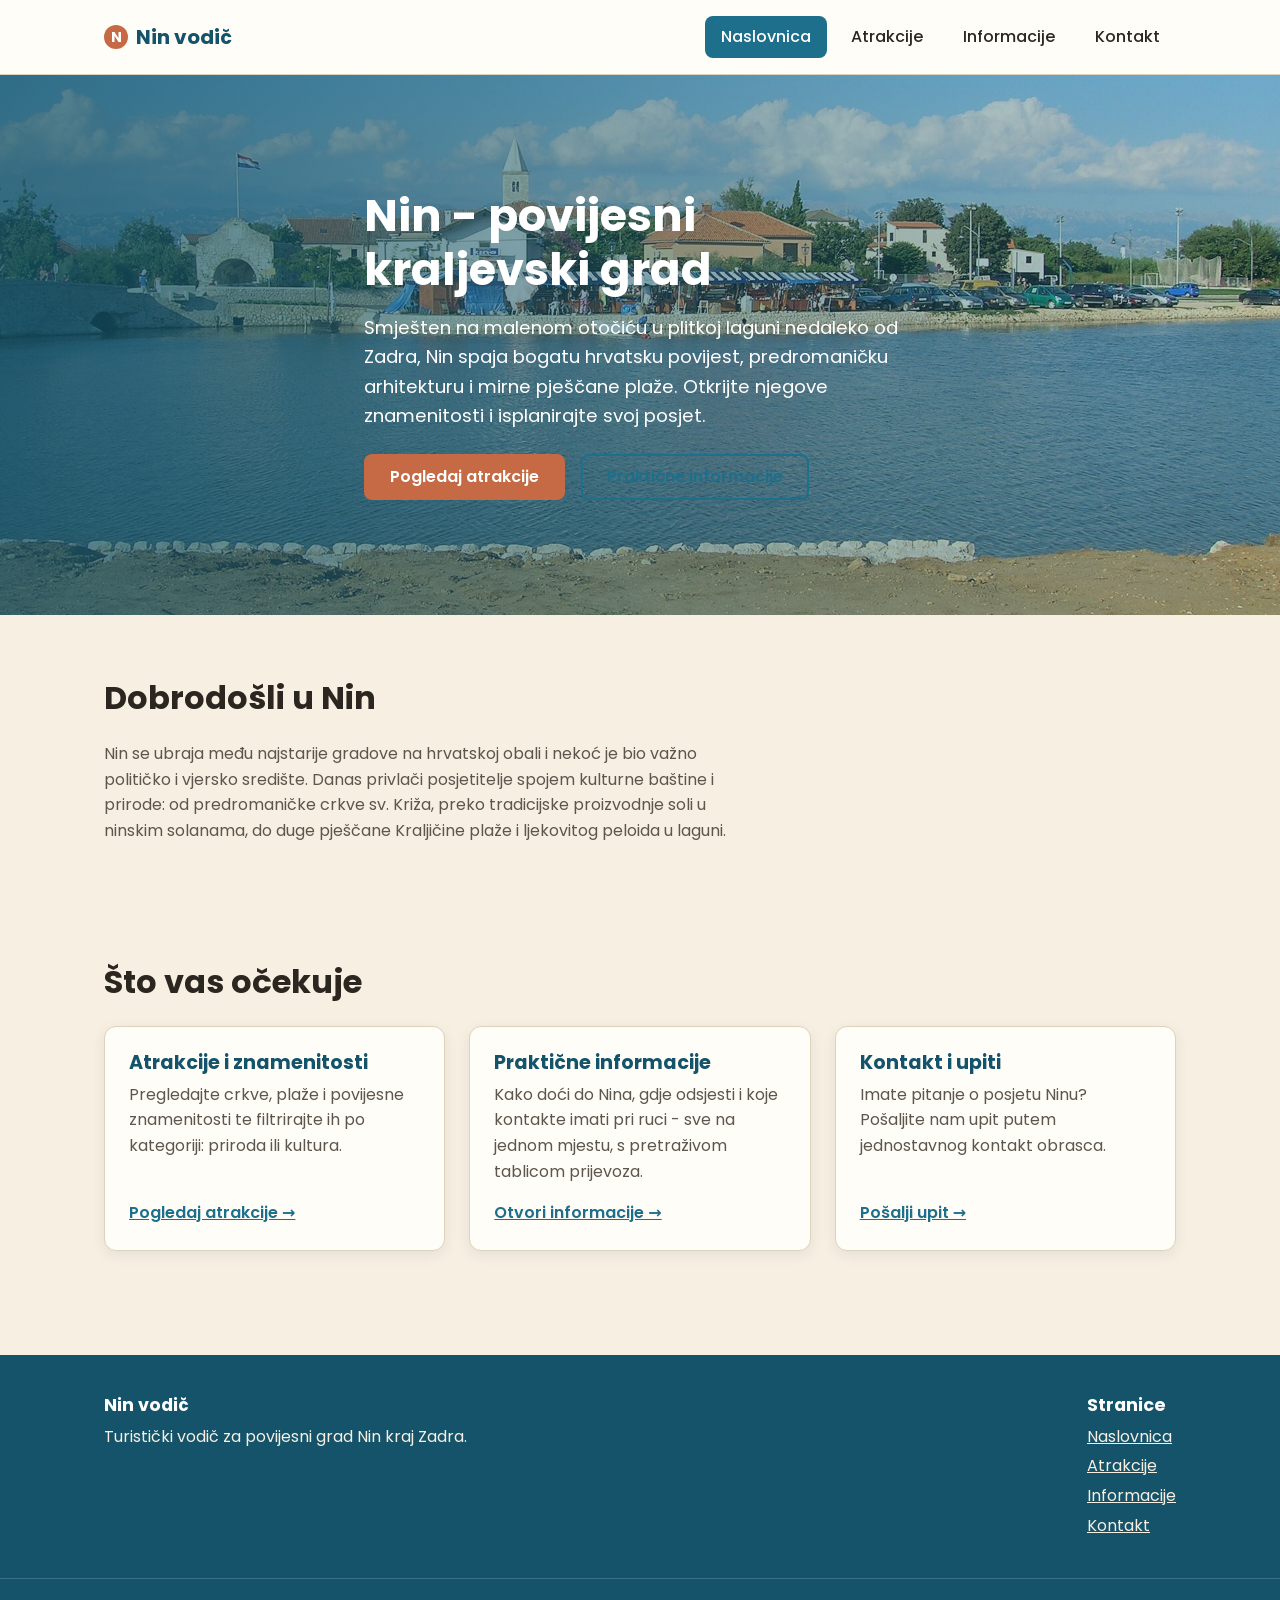
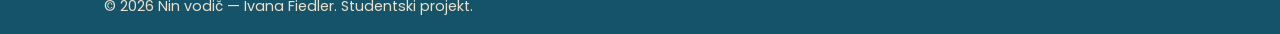
<file: index.html>
<!DOCTYPE html>
<html lang="hr">
<head>
  <meta charset="UTF-8">
  <meta name="viewport" content="width=device-width, initial-scale=1.0">

  <title>Nin - turistički vodič | Naslovnica</title>
  <meta name="description" content="Otkrijte Nin, povijesni kraljevski grad kraj Zadra: predromaničke crkve, solane, pješčane plaže i ljekoviti peloid. Vaš vodič kroz atrakcije i praktične informacije.">

  <meta property="og:title" content="Nin - turistički vodič | Naslovnica">
  <meta property="og:description" content="Otkrijte Nin, povijesni kraljevski grad kraj Zadra: crkve, solane, plaže i ljekoviti peloid.">
  <meta property="og:type" content="website">
  <meta property="og:url" content="https://nin-vodic.netlify.app/index.html">
  <meta property="og:image" content="img/hero-nin.jpg">
  <meta property="og:locale" content="hr_HR">

  <link rel="preconnect" href="https://fonts.googleapis.com">
  <link rel="preconnect" href="https://fonts.gstatic.com" crossorigin>
  <link rel="stylesheet" href="https://fonts.googleapis.com/css2?family=Poppins:wght@400;500;600;700&display=swap">
  <link rel="stylesheet" href="css/style.css">

  <script async src="https://www.googletagmanager.com/gtag/js?id=G-JX7JJX0V6J"></script>
  <script>
    window.dataLayer = window.dataLayer || [];
    function gtag(){dataLayer.push(arguments);}
    gtag('js', new Date());
    gtag('config', 'G-JX7JJX0V6J');
  </script>

  <script src="js/main.js" defer></script>
</head>
<body>
  <a class="preskoci-link" href="#glavni-sadrzaj">Preskoči na sadržaj</a>

  <header class="zaglavlje">
    <div class="sadrzaj zaglavlje__sadrzaj">
      <a class="logo" href="index.html">
        <span class="logo__znak" aria-hidden="true">N</span>
        Nin vodič
      </a>
      <button class="nav-prekidac" type="button" aria-expanded="false" aria-controls="glavna-navigacija">
        Izbornik
      </button>
      <nav class="glavna-navigacija" id="glavna-navigacija" aria-label="Glavna navigacija">
        <ul>
          <li><a href="index.html" class="active" aria-current="page">Naslovnica</a></li>
          <li><a href="atrakcije.html">Atrakcije</a></li>
          <li><a href="info.html">Informacije</a></li>
          <li><a href="kontakt.html">Kontakt</a></li>
        </ul>
      </nav>
    </div>
  </header>

  <main id="glavni-sadrzaj">
    <section class="hero" aria-labelledby="hero-naslov">
      <div class="sadrzaj hero__sadrzaj">
        <h1 id="hero-naslov">Nin - povijesni kraljevski grad</h1>
        <p>
          Smješten na malenom otočiću u plitkoj laguni nedaleko od Zadra, Nin
          spaja bogatu hrvatsku povijest, predromaničku arhitekturu i mirne
          pješčane plaže. Otkrijte njegove znamenitosti i isplanirajte svoj posjet.
        </p>
        <div class="hero__cta">
          <a class="gumb gumb--primarni" href="atrakcije.html">Pogledaj atrakcije</a>
          <a class="gumb gumb--sekundarni" href="info.html">Praktične informacije</a>
        </div>
      </div>
    </section>

    <section class="sekcija">
      <div class="sadrzaj">
        <h2 class="sekcija__naslov">Dobrodošli u Nin</h2>
        <p class="uvodni-tekst">
          Nin se ubraja među najstarije gradove na hrvatskoj obali i nekoć je
          bio važno političko i vjersko središte. Danas privlači posjetitelje
          spojem kulturne baštine i prirode: od predromaničke crkve sv. Križa,
          preko tradicijske proizvodnje soli u ninskim solanama, do duge
          pješčane Kraljičine plaže i ljekovitog peloida u laguni.
        </p>
      </div>
    </section>

    <section class="sekcija sekcija--usko" aria-labelledby="teaseri-naslov">
      <div class="sadrzaj">
        <h2 id="teaseri-naslov" class="sekcija__naslov">Što vas očekuje</h2>
        <div class="teaseri">
          <article class="teaser">
            <h3>Atrakcije i znamenitosti</h3>
            <p>
              Pregledajte crkve, plaže i povijesne znamenitosti te filtrirajte ih
              po kategoriji: priroda ili kultura.
            </p>
            <a href="atrakcije.html">Pogledaj atrakcije &rarr;</a>
          </article>

          <article class="teaser">
            <h3>Praktične informacije</h3>
            <p>
              Kako doći do Nina, gdje odsjesti i koje kontakte imati pri ruci -
              sve na jednom mjestu, s pretraživom tablicom prijevoza.
            </p>
            <a href="info.html">Otvori informacije &rarr;</a>
          </article>

          <article class="teaser">
            <h3>Kontakt i upiti</h3>
            <p>
              Imate pitanje o posjetu Ninu? Pošaljite nam upit putem
              jednostavnog kontakt obrasca.
            </p>
            <a href="kontakt.html">Pošalji upit &rarr;</a>
          </article>
        </div>
      </div>
    </section>
  </main>

  <footer class="podnozje">
    <div class="sadrzaj podnozje__sadrzaj">
      <div>
        <h3>Nin vodič</h3>
        <p>Turistički vodič za povijesni grad Nin kraj Zadra.</p>
      </div>
      <nav aria-label="Podnožje navigacija">
        <h3>Stranice</h3>
        <ul>
          <li><a href="index.html">Naslovnica</a></li>
          <li><a href="atrakcije.html">Atrakcije</a></li>
          <li><a href="info.html">Informacije</a></li>
          <li><a href="kontakt.html">Kontakt</a></li>
        </ul>
      </nav>
    </div>
    <div class="podnozje__copy">
      <div class="sadrzaj">
        &copy; <span data-godina>2026</span> Nin vodič — Ivana Fiedler. Studentski projekt.
      </div>
    </div>
  </footer>
</body>
</html>
</file>
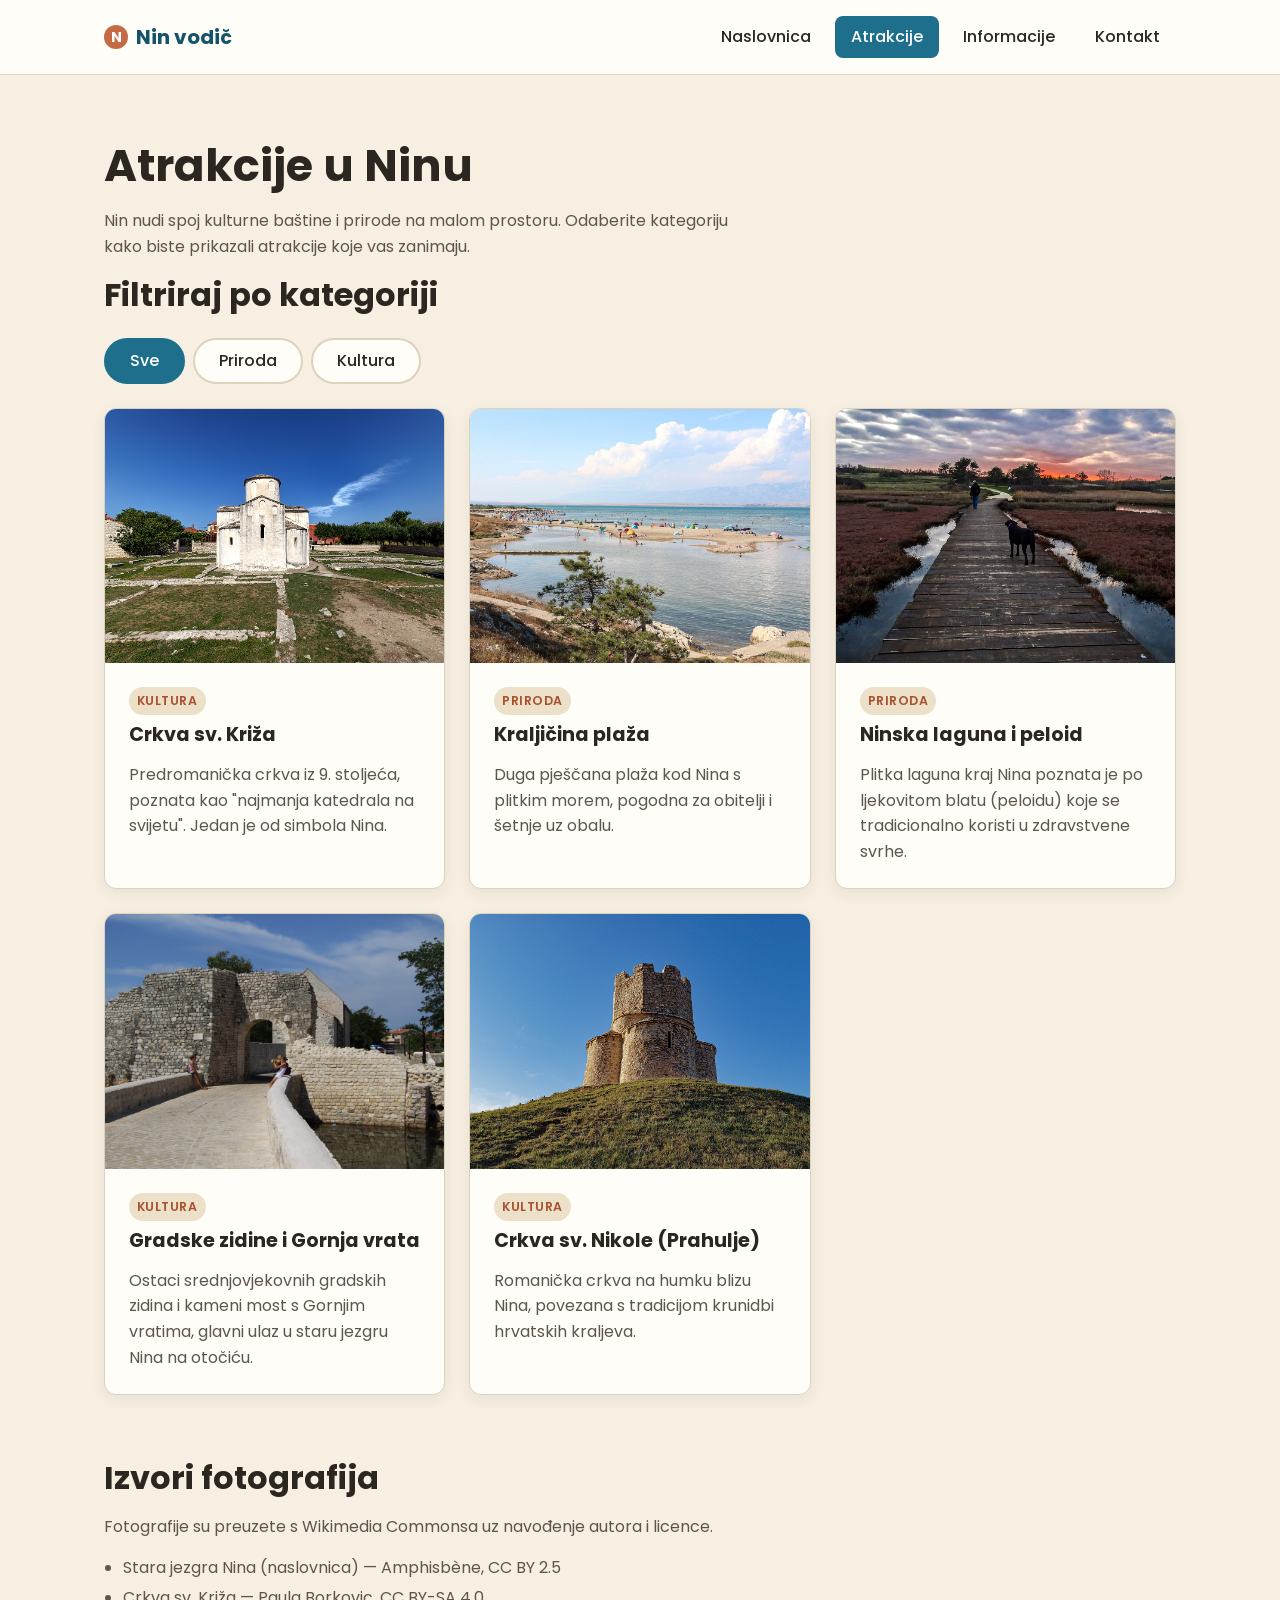
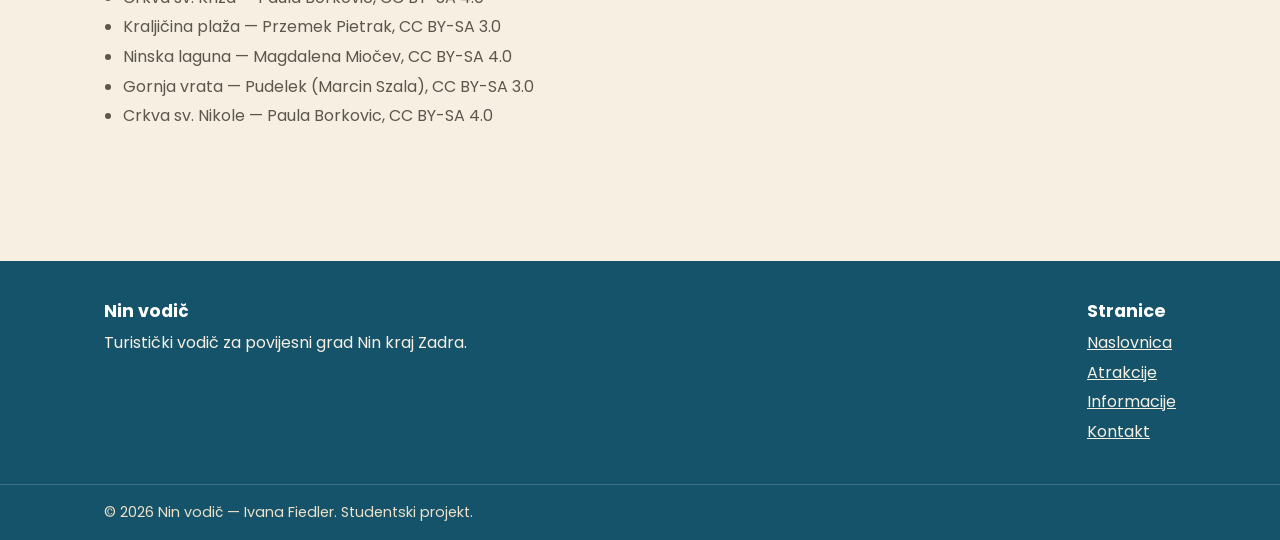
<file: atrakcije.html>
<!DOCTYPE html>
<html lang="hr">
<head>
  <meta charset="UTF-8">
  <meta name="viewport" content="width=device-width, initial-scale=1.0">

  <title>Atrakcije u Ninu | Nin - turistički vodič</title>
  <meta name="description" content="Pregled atrakcija u Ninu: crkva sv. Križa, Kraljičina plaža, Ninska laguna, crkva sv. Nikole i gradske zidine. Filtrirajte po kategoriji priroda i kultura.">

  <meta property="og:title" content="Atrakcije u Ninu | Nin - turistički vodič">
  <meta property="og:description" content="Crkve, plaže i povijesne znamenitosti Nina. Filtrirajte atrakcije po kategoriji: priroda i kultura.">
  <meta property="og:type" content="website">
  <meta property="og:url" content="https://nin-vodic.netlify.app/atrakcije.html">
  <meta property="og:image" content="img/crkva-sv-kriza.jpg">
  <meta property="og:locale" content="hr_HR">

  <link rel="preconnect" href="https://fonts.googleapis.com">
  <link rel="preconnect" href="https://fonts.gstatic.com" crossorigin>
  <link rel="stylesheet" href="https://fonts.googleapis.com/css2?family=Poppins:wght@400;500;600;700&display=swap">
  <link rel="stylesheet" href="css/style.css">

  <script async src="https://www.googletagmanager.com/gtag/js?id=G-JX7JJX0V6J"></script>
  <script>
    window.dataLayer = window.dataLayer || [];
    function gtag(){dataLayer.push(arguments);}
    gtag('js', new Date());
    gtag('config', 'G-JX7JJX0V6J');
  </script>

  <script src="js/main.js" defer></script>
</head>
<body>
  <a class="preskoci-link" href="#glavni-sadrzaj">Preskoči na sadržaj</a>

  <header class="zaglavlje">
    <div class="sadrzaj zaglavlje__sadrzaj">
      <a class="logo" href="index.html">
        <span class="logo__znak" aria-hidden="true">N</span>
        Nin vodič
      </a>
      <button class="nav-prekidac" type="button" aria-expanded="false" aria-controls="glavna-navigacija">
        Izbornik
      </button>
      <nav class="glavna-navigacija" id="glavna-navigacija" aria-label="Glavna navigacija">
        <ul>
          <li><a href="index.html">Naslovnica</a></li>
          <li><a href="atrakcije.html" class="active" aria-current="page">Atrakcije</a></li>
          <li><a href="info.html">Informacije</a></li>
          <li><a href="kontakt.html">Kontakt</a></li>
        </ul>
      </nav>
    </div>
  </header>

  <main id="glavni-sadrzaj">
    <section class="sekcija">
      <div class="sadrzaj">
        <h1>Atrakcije u Ninu</h1>
        <p class="uvodni-tekst">
          Nin nudi spoj kulturne baštine i prirode na malom prostoru. Odaberite
          kategoriju kako biste prikazali atrakcije koje vas zanimaju.
        </p>

        <h2 class="sekcija__naslov">Filtriraj po kategoriji</h2>
        <div class="filteri" data-filteri-atrakcije role="group" aria-label="Filtriranje atrakcija po kategoriji">
          <button type="button" class="filter-gumb" data-filter="sve" aria-pressed="true">Sve</button>
          <button type="button" class="filter-gumb" data-filter="priroda" aria-pressed="false">Priroda</button>
          <button type="button" class="filter-gumb" data-filter="kultura" aria-pressed="false">Kultura</button>
        </div>

        <p class="nema-rezultata" data-nema-rezultata hidden>
          Nema atrakcija u odabranoj kategoriji.
        </p>

        <div class="kartice">
          <article class="kartica" data-kategorija="kultura">
            <img class="kartica__slika" src="img/crkva-sv-kriza.jpg" alt="Predromanička crkva svetog Križa bijele boje u Ninu s okolnim arheološkim ostacima" width="800" height="600">
            <div class="kartica__tijelo">
              <span class="kartica__oznaka">Kultura</span>
              <h3>Crkva sv. Križa</h3>
              <p class="kartica__opis">
                Predromanička crkva iz 9. stoljeća, poznata kao "najmanja
                katedrala na svijetu". Jedan je od simbola Nina.
              </p>
            </div>
          </article>

          <article class="kartica" data-kategorija="priroda">
            <img class="kartica__slika" src="img/kraljicina-plaza.jpg" alt="Pješčana Kraljičina plaža kod Nina s plitkim morem i planinom Velebit u pozadini" width="800" height="600">
            <div class="kartica__tijelo">
              <span class="kartica__oznaka">Priroda</span>
              <h3>Kraljičina plaža</h3>
              <p class="kartica__opis">
                Duga pješčana plaža kod Nina s plitkim morem, pogodna za obitelji
                i šetnje uz obalu.
              </p>
            </div>
          </article>

          <article class="kartica" data-kategorija="priroda">
            <img class="kartica__slika" src="img/peloid.jpg" alt="Drvena staza kroz Ninsku lagunu, područje iz kojeg dolazi ljekoviti peloid" width="800" height="600">
            <div class="kartica__tijelo">
              <span class="kartica__oznaka">Priroda</span>
              <h3>Ninska laguna i peloid</h3>
              <p class="kartica__opis">
                Plitka laguna kraj Nina poznata je po ljekovitom blatu (peloidu)
                koje se tradicionalno koristi u zdravstvene svrhe.
              </p>
            </div>
          </article>

          <article class="kartica" data-kategorija="kultura">
            <img class="kartica__slika" src="img/gornja-vrata.jpg" alt="Kameni most i Gornja vrata, ulaz u staru jezgru Nina" width="800" height="600">
            <div class="kartica__tijelo">
              <span class="kartica__oznaka">Kultura</span>
              <h3>Gradske zidine i Gornja vrata</h3>
              <p class="kartica__opis">
                Ostaci srednjovjekovnih gradskih zidina i kameni most s Gornjim
                vratima, glavni ulaz u staru jezgru Nina na otočiću.
              </p>
            </div>
          </article>

          <article class="kartica" data-kategorija="kultura">
            <img class="kartica__slika" src="img/crkva-sv-nikole.jpg" alt="Romanička crkva svetog Nikole na zelenom humku u Prahuljama kraj Nina" width="800" height="600">
            <div class="kartica__tijelo">
              <span class="kartica__oznaka">Kultura</span>
              <h3>Crkva sv. Nikole (Prahulje)</h3>
              <p class="kartica__opis">
                Romanička crkva na humku blizu Nina, povezana s tradicijom
                krunidbi hrvatskih kraljeva.
              </p>
            </div>
          </article>
        </div>

        <div class="izvori-foto">
          <h2>Izvori fotografija</h2>
          <p class="uvodni-tekst">
            Fotografije su preuzete s Wikimedia Commonsa uz navođenje autora i licence.
          </p>
          <ul>
            <li>Stara jezgra Nina (naslovnica) — Amphisbène, CC BY 2.5</li>
            <li>Crkva sv. Križa — Paula Borkovic, CC BY-SA 4.0</li>
            <li>Kraljičina plaža — Przemek Pietrak, CC BY-SA 3.0</li>
            <li>Ninska laguna — Magdalena Miočev, CC BY-SA 4.0</li>
            <li>Gornja vrata — Pudelek (Marcin Szala), CC BY-SA 3.0</li>
            <li>Crkva sv. Nikole — Paula Borkovic, CC BY-SA 4.0</li>
          </ul>
        </div>
      </div>
    </section>
  </main>

  <footer class="podnozje">
    <div class="sadrzaj podnozje__sadrzaj">
      <div>
        <h3>Nin vodič</h3>
        <p>Turistički vodič za povijesni grad Nin kraj Zadra.</p>
      </div>
      <nav aria-label="Podnožje navigacija">
        <h3>Stranice</h3>
        <ul>
          <li><a href="index.html">Naslovnica</a></li>
          <li><a href="atrakcije.html">Atrakcije</a></li>
          <li><a href="info.html">Informacije</a></li>
          <li><a href="kontakt.html">Kontakt</a></li>
        </ul>
      </nav>
    </div>
    <div class="podnozje__copy">
      <div class="sadrzaj">
        &copy; <span data-godina>2026</span> Nin vodič — Ivana Fiedler. Studentski projekt.
      </div>
    </div>
  </footer>
</body>
</html>
</file>
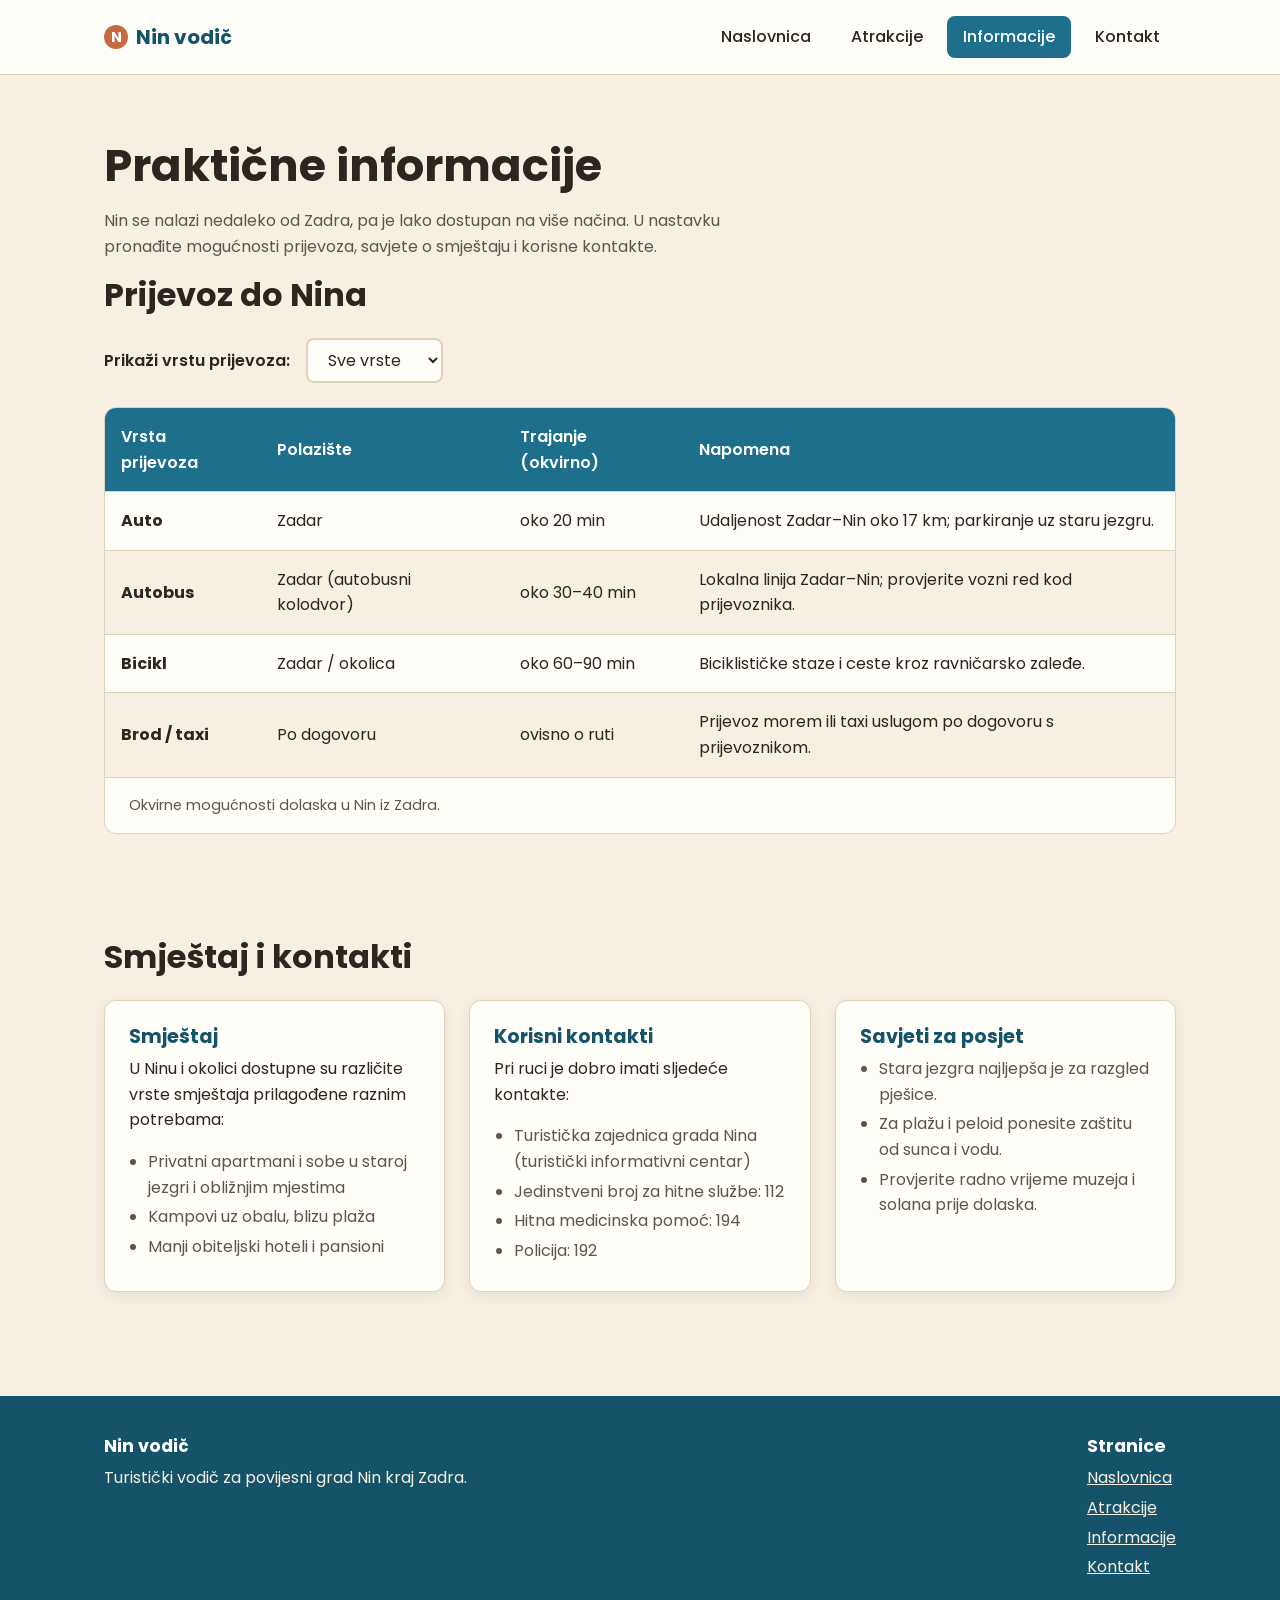
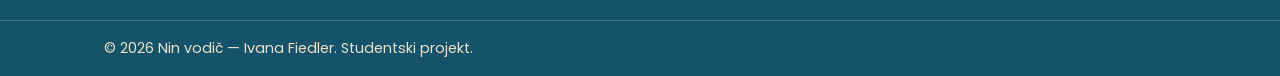
<file: info.html>
<!DOCTYPE html>
<html lang="hr">
<head>
  <meta charset="UTF-8">
  <meta name="viewport" content="width=device-width, initial-scale=1.0">

  <title>Praktične informacije | Nin - turistički vodič</title>
  <meta name="description" content="Praktične informacije za posjet Ninu: mogućnosti prijevoza iz Zadra (auto, autobus, bicikl, brod), savjeti o smještaju i korisni kontakti za turiste.">

  <meta property="og:title" content="Praktične informacije | Nin - turistički vodič">
  <meta property="og:description" content="Kako doći do Nina, gdje odsjesti i koje kontakte imati pri ruci. Pretraživa tablica prijevoza.">
  <meta property="og:type" content="website">
  <meta property="og:url" content="https://nin-vodic.netlify.app/info.html">
  <meta property="og:image" content="img/hero-nin.jpg">
  <meta property="og:locale" content="hr_HR">

  <link rel="preconnect" href="https://fonts.googleapis.com">
  <link rel="preconnect" href="https://fonts.gstatic.com" crossorigin>
  <link rel="stylesheet" href="https://fonts.googleapis.com/css2?family=Poppins:wght@400;500;600;700&display=swap">
  <link rel="stylesheet" href="css/style.css">

  <script async src="https://www.googletagmanager.com/gtag/js?id=G-JX7JJX0V6J"></script>
  <script>
    window.dataLayer = window.dataLayer || [];
    function gtag(){dataLayer.push(arguments);}
    gtag('js', new Date());
    gtag('config', 'G-JX7JJX0V6J');
  </script>

  <script src="js/main.js" defer></script>
</head>
<body>
  <a class="preskoci-link" href="#glavni-sadrzaj">Preskoči na sadržaj</a>

  <header class="zaglavlje">
    <div class="sadrzaj zaglavlje__sadrzaj">
      <a class="logo" href="index.html">
        <span class="logo__znak" aria-hidden="true">N</span>
        Nin vodič
      </a>
      <button class="nav-prekidac" type="button" aria-expanded="false" aria-controls="glavna-navigacija">
        Izbornik
      </button>
      <nav class="glavna-navigacija" id="glavna-navigacija" aria-label="Glavna navigacija">
        <ul>
          <li><a href="index.html">Naslovnica</a></li>
          <li><a href="atrakcije.html">Atrakcije</a></li>
          <li><a href="info.html" class="active" aria-current="page">Informacije</a></li>
          <li><a href="kontakt.html">Kontakt</a></li>
        </ul>
      </nav>
    </div>
  </header>

  <main id="glavni-sadrzaj">
    <section class="sekcija">
      <div class="sadrzaj">
        <h1>Praktične informacije</h1>
        <p class="uvodni-tekst">
          Nin se nalazi nedaleko od Zadra, pa je lako dostupan na više načina.
          U nastavku pronađite mogućnosti prijevoza, savjete o smještaju i
          korisne kontakte.
        </p>

        <h2 class="sekcija__naslov">Prijevoz do Nina</h2>
        <div class="tablica-filter">
          <label for="filter-prijevoz">Prikaži vrstu prijevoza:</label>
          <select id="filter-prijevoz" data-filter-prijevoz>
            <option value="sve">Sve vrste</option>
            <option value="auto">Auto</option>
            <option value="autobus">Autobus</option>
            <option value="bicikl">Bicikl</option>
            <option value="brod">Brod / taxi</option>
          </select>
        </div>

        <div class="tablica-omot">
          <table class="tablica">
            <caption>Okvirne mogućnosti dolaska u Nin iz Zadra.</caption>
            <thead>
              <tr>
                <th scope="col">Vrsta prijevoza</th>
                <th scope="col">Polazište</th>
                <th scope="col">Trajanje (okvirno)</th>
                <th scope="col">Napomena</th>
              </tr>
            </thead>
            <tbody>
              <tr data-vrsta="auto">
                <th scope="row">Auto</th>
                <td>Zadar</td>
                <td>oko 20 min</td>
                <td>Udaljenost Zadar–Nin oko 17 km; parkiranje uz staru jezgru.</td>
              </tr>
              <tr data-vrsta="autobus">
                <th scope="row">Autobus</th>
                <td>Zadar (autobusni kolodvor)</td>
                <td>oko 30–40 min</td>
                <td>Lokalna linija Zadar–Nin; provjerite vozni red kod prijevoznika.</td>
              </tr>
              <tr data-vrsta="bicikl">
                <th scope="row">Bicikl</th>
                <td>Zadar / okolica</td>
                <td>oko 60–90 min</td>
                <td>Biciklističke staze i ceste kroz ravničarsko zaleđe.</td>
              </tr>
              <tr data-vrsta="brod">
                <th scope="row">Brod / taxi</th>
                <td>Po dogovoru</td>
                <td>ovisno o ruti</td>
                <td>Prijevoz morem ili taxi uslugom po dogovoru s prijevoznikom.</td>
              </tr>
            </tbody>
          </table>
        </div>
      </div>
    </section>

    <section class="sekcija sekcija--usko" aria-labelledby="info-naslov">
      <div class="sadrzaj">
        <h2 id="info-naslov" class="sekcija__naslov">Smještaj i kontakti</h2>
        <div class="info-mreza">
          <article class="info-kartica">
            <h3>Smještaj</h3>
            <p>
              U Ninu i okolici dostupne su različite vrste smještaja prilagođene
              raznim potrebama:
            </p>
            <ul>
              <li>Privatni apartmani i sobe u staroj jezgri i obližnjim mjestima</li>
              <li>Kampovi uz obalu, blizu plaža</li>
              <li>Manji obiteljski hoteli i pansioni</li>
            </ul>
          </article>

          <article class="info-kartica">
            <h3>Korisni kontakti</h3>
            <p>Pri ruci je dobro imati sljedeće kontakte:</p>
            <ul>
              <li>Turistička zajednica grada Nina (turistički informativni centar)</li>
              <li>Jedinstveni broj za hitne službe: 112</li>
              <li>Hitna medicinska pomoć: 194</li>
              <li>Policija: 192</li>
            </ul>
          </article>

          <article class="info-kartica">
            <h3>Savjeti za posjet</h3>
            <ul>
              <li>Stara jezgra najljepša je za razgled pješice.</li>
              <li>Za plažu i peloid ponesite zaštitu od sunca i vodu.</li>
              <li>Provjerite radno vrijeme muzeja i solana prije dolaska.</li>
            </ul>
          </article>
        </div>
      </div>
    </section>
  </main>

  <footer class="podnozje">
    <div class="sadrzaj podnozje__sadrzaj">
      <div>
        <h3>Nin vodič</h3>
        <p>Turistički vodič za povijesni grad Nin kraj Zadra.</p>
      </div>
      <nav aria-label="Podnožje navigacija">
        <h3>Stranice</h3>
        <ul>
          <li><a href="index.html">Naslovnica</a></li>
          <li><a href="atrakcije.html">Atrakcije</a></li>
          <li><a href="info.html">Informacije</a></li>
          <li><a href="kontakt.html">Kontakt</a></li>
        </ul>
      </nav>
    </div>
    <div class="podnozje__copy">
      <div class="sadrzaj">
        &copy; <span data-godina>2026</span> Nin vodič — Ivana Fiedler. Studentski projekt.
      </div>
    </div>
  </footer>
</body>
</html>
</file>
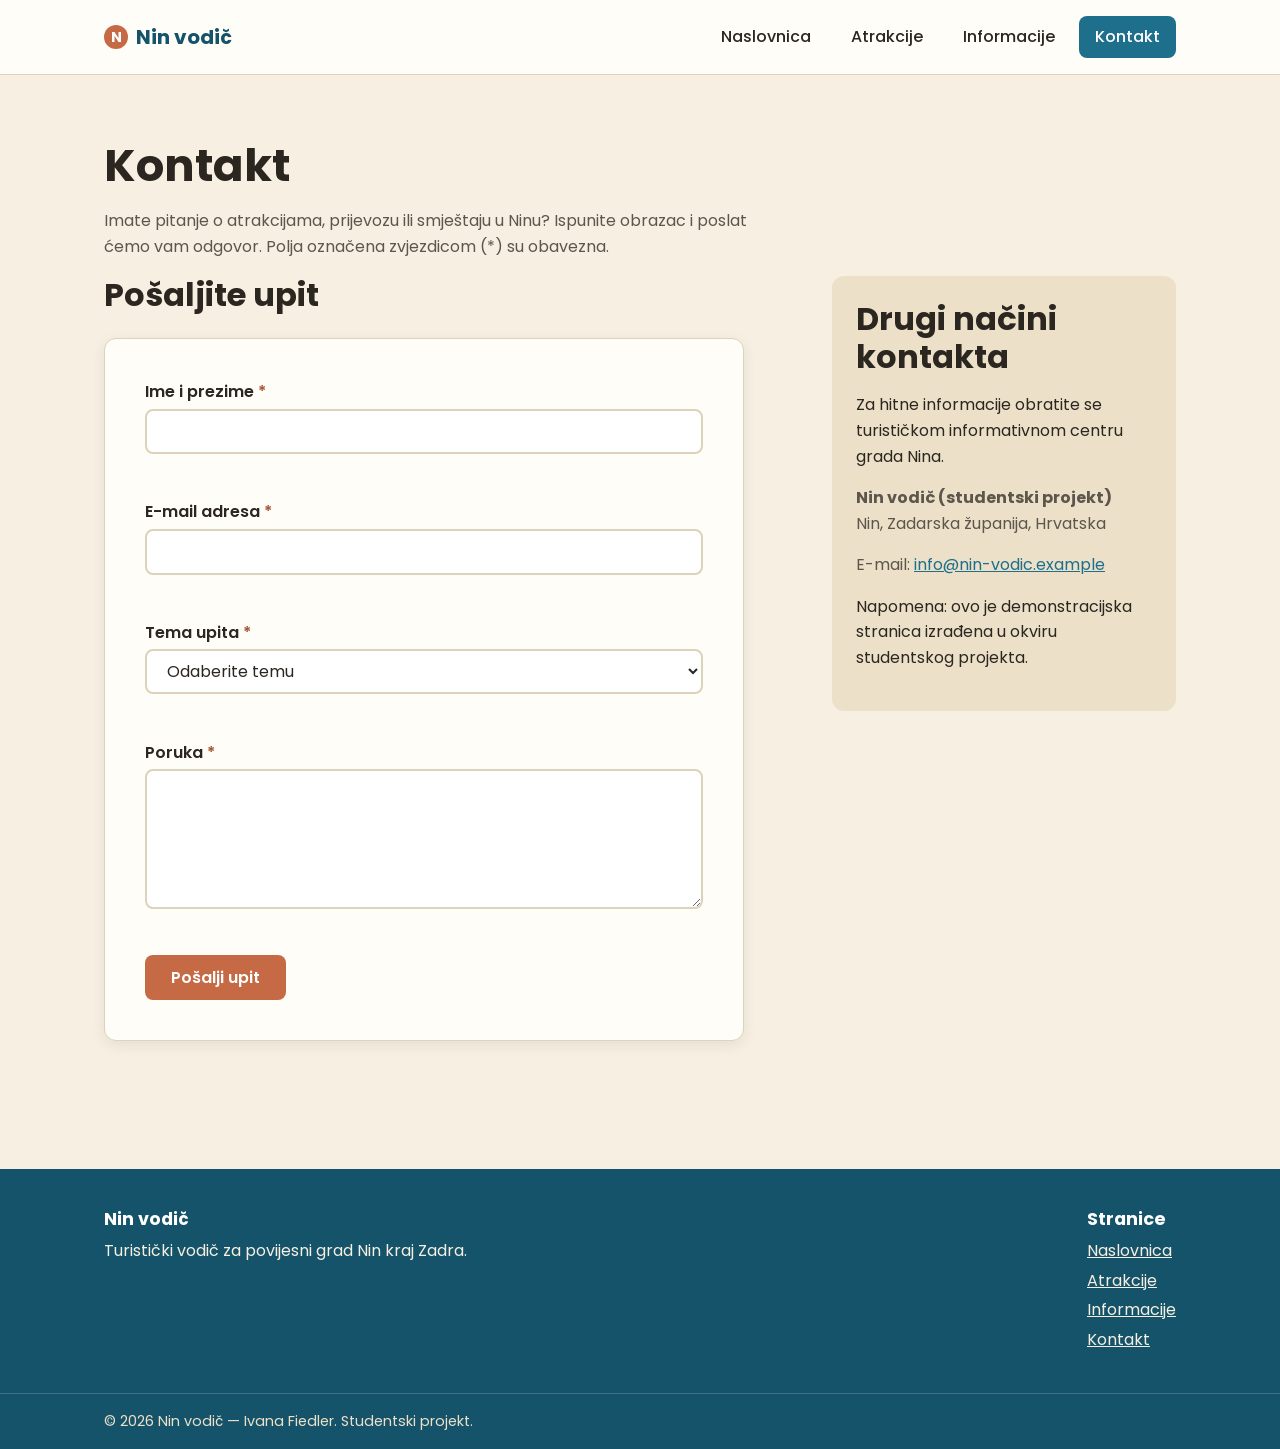
<file: kontakt.html>
<!DOCTYPE html>
<html lang="hr">
<head>
  <meta charset="UTF-8">
  <meta name="viewport" content="width=device-width, initial-scale=1.0">

  <title>Kontakt | Nin - turistički vodič</title>
  <meta name="description" content="Pošaljite upit o posjetu Ninu putem kontakt obrasca. Postavite pitanje o atrakcijama, prijevozu ili smještaju i javit ćemo vam se uskoro.">

  <meta property="og:title" content="Kontakt | Nin - turistički vodič">
  <meta property="og:description" content="Pošaljite nam upit o posjetu Ninu putem jednostavnog kontakt obrasca.">
  <meta property="og:type" content="website">
  <meta property="og:url" content="https://nin-vodic.netlify.app/kontakt.html">
  <meta property="og:image" content="img/hero-nin.jpg">
  <meta property="og:locale" content="hr_HR">

  <link rel="preconnect" href="https://fonts.googleapis.com">
  <link rel="preconnect" href="https://fonts.gstatic.com" crossorigin>
  <link rel="stylesheet" href="https://fonts.googleapis.com/css2?family=Poppins:wght@400;500;600;700&display=swap">
  <link rel="stylesheet" href="css/style.css">

  <script async src="https://www.googletagmanager.com/gtag/js?id=G-JX7JJX0V6J"></script>
  <script>
    window.dataLayer = window.dataLayer || [];
    function gtag(){dataLayer.push(arguments);}
    gtag('js', new Date());
    gtag('config', 'G-JX7JJX0V6J');
  </script>

  <script src="js/main.js" defer></script>
</head>
<body>
  <a class="preskoci-link" href="#glavni-sadrzaj">Preskoči na sadržaj</a>

  <header class="zaglavlje">
    <div class="sadrzaj zaglavlje__sadrzaj">
      <a class="logo" href="index.html">
        <span class="logo__znak" aria-hidden="true">N</span>
        Nin vodič
      </a>
      <button class="nav-prekidac" type="button" aria-expanded="false" aria-controls="glavna-navigacija">
        Izbornik
      </button>
      <nav class="glavna-navigacija" id="glavna-navigacija" aria-label="Glavna navigacija">
        <ul>
          <li><a href="index.html">Naslovnica</a></li>
          <li><a href="atrakcije.html">Atrakcije</a></li>
          <li><a href="info.html">Informacije</a></li>
          <li><a href="kontakt.html" class="active" aria-current="page">Kontakt</a></li>
        </ul>
      </nav>
    </div>
  </header>

  <main id="glavni-sadrzaj">
    <section class="sekcija">
      <div class="sadrzaj">
        <h1>Kontakt</h1>
        <p class="uvodni-tekst">
          Imate pitanje o atrakcijama, prijevozu ili smještaju u Ninu? Ispunite
          obrazac i poslat ćemo vam odgovor. Polja označena zvjezdicom
          (<span aria-hidden="true">*</span>) su obavezna.
        </p>

        <div class="kontakt-raspored">
          <div>
            <h2 class="sekcija__naslov">Pošaljite upit</h2>
            <form class="forma" name="kontakt" MW data-kontakt-forma data-netlify="true" netlify-honeypot="bot-field" novalidate>
              <div class="polje">
                <label for="ime">Ime i prezime <span class="obavezno" aria-hidden="true">*</span></label>
                <input type="text" id="ime" name="ime" autocomplete="name" required aria-required="true" aria-describedby="greska-ime">
                <span class="poruka-greske" id="greska-ime" data-greska role="alert"></span>
              </div>

              <div class="polje">
                <label for="email">E-mail adresa <span class="obavezno" aria-hidden="true">*</span></label>
                <input type="email" id="email" name="email" autocomplete="email" required aria-required="true" aria-describedby="greska-email">
                <span class="poruka-greske" id="greska-email" data-greska role="alert"></span>
              </div>

              <div class="polje">
                <label for="tema">Tema upita <span class="obavezno" aria-hidden="true">*</span></label>
                <select id="tema" name="tema" required aria-required="true" aria-describedby="greska-tema">
                  <option value="">Odaberite temu</option>
                  <option value="atrakcije">Atrakcije i razgledavanje</option>
                  <option value="prijevoz">Prijevoz</option>
                  <option value="smjestaj">Smještaj</option>
                  <option value="ostalo">Ostalo</option>
                </select>
                <span class="poruka-greske" id="greska-tema" data-greska role="alert"></span>
              </div>

              <div class="polje">
                <label for="poruka">Poruka <span class="obavezno" aria-hidden="true">*</span></label>
                <textarea id="poruka" name="poruka" required aria-required="true" aria-describedby="greska-poruka"></textarea>
                <span class="poruka-greske" id="greska-poruka" data-greska role="alert"></span>
              </div>

              <button type="submit" class="gumb gumb--primarni">Pošalji upit</button>

              <p class="forma-status" data-forma-status role="status" aria-live="polite" tabindex="-1" hidden></p>
            </form>
          </div>

          <aside class="kontakt-info" aria-label="Dodatni kontakt podaci">
            <h2>Drugi načini kontakta</h2>
            <p>
              Za hitne informacije obratite se turističkom informativnom centru
              grada Nina.
            </p>
            <address>
              <p>
                <strong>Nin vodič (studentski projekt)</strong><br>
                Nin, Zadarska županija, Hrvatska
              </p>
              <p>
                E-mail: <a href="mailto:info@nin-vodic.example">info@nin-vodic.example</a>
              </p>
            </address>
            <p>
              Napomena: ovo je demonstracijska stranica izrađena u okviru
              studentskog projekta.
            </p>
          </aside>
        </div>
      </div>
    </section>
  </main>

  <footer class="podnozje">
    <div class="sadrzaj podnozje__sadrzaj">
      <div>
        <h3>Nin vodič</h3>
        <p>Turistički vodič za povijesni grad Nin kraj Zadra.</p>
      </div>
      <nav aria-label="Podnožje navigacija">
        <h3>Stranice</h3>
        <ul>
          <li><a href="index.html">Naslovnica</a></li>
          <li><a href="atrakcije.html">Atrakcije</a></li>
          <li><a href="info.html">Informacije</a></li>
          <li><a href="kontakt.html">Kontakt</a></li>
        </ul>
      </nav>
    </div>
    <div class="podnozje__copy">
      <div class="sadrzaj">
        &copy; <span data-godina>2026</span> Nin vodič — Ivana Fiedler. Studentski projekt.
      </div>
    </div>
  </footer>
</body>
</html>
</file>
<file: css/style.css>
/* Nin - turistički vodič — stilovi */

/* ---------- Tokeni (CSS varijable) ---------- */
:root {
  /* Boje */
  --boja-pijesak: #f6efe2;
  --boja-pijesak-tamna: #ece0c8;
  --boja-terakota: #c66a45;
  --boja-terakota-tamna: #a8512f;
  --boja-jadran: #1d6f8b;
  --boja-jadran-tamna: #14536a;
  --boja-tekst: #2b2620;
  --boja-tekst-prigusen: #5d564c;
  --boja-bijela: #ffffff;
  --boja-rub: #ddd2bb;
  --boja-uspjeh: #2e7d52;
  --boja-greska: #b3261e;
  --boja-povrsina: #fffdf8;

  /* Razmaci (spacing tokeni) */
  --razmak-xs: 0.25rem;
  --razmak-s: 0.5rem;
  --razmak-m: 1rem;
  --razmak-l: 1.5rem;
  --razmak-xl: 2.5rem;
  --razmak-xxl: 4rem;

  /* Ostalo */
  --radijus: 12px;
  --radijus-s: 8px;
  --sjena: 0 4px 14px rgba(43, 38, 32, 0.08);
  --sjena-jaka: 0 8px 28px rgba(43, 38, 32, 0.14);
  --sirina-sadrzaja: 1120px;
  --prijelaz: 0.2s ease;
}

/* ---------- Reset / osnovno ---------- */
*,
*::before,
*::after {
  box-sizing: border-box;
}

/* hidden mora sakriti element i kad ima display:flex (kartice) */
[hidden] {
  display: none !important;
}

html {
  scroll-behavior: smooth;
}

body {
  margin: 0;
  font-family: "Poppins", system-ui, -apple-system, "Segoe UI", Roboto, Arial, sans-serif;
  color: var(--boja-tekst);
  background-color: var(--boja-pijesak);
  line-height: 1.6;
  font-size: 1rem;
}

img {
  max-width: 100%;
  display: block;
  height: auto;
}

a {
  color: var(--boja-jadran);
}

h1,
h2,
h3 {
  line-height: 1.2;
  color: var(--boja-tekst);
}

h1 {
  font-size: clamp(1.9rem, 4vw, 2.8rem);
  margin: 0 0 var(--razmak-m);
}

h2 {
  font-size: clamp(1.4rem, 3vw, 2rem);
  margin: 0 0 var(--razmak-m);
}

h3 {
  font-size: 1.2rem;
  margin: 0 0 var(--razmak-s);
}

p {
  margin: 0 0 var(--razmak-m);
}

/* ---------- Pomoćne klase ---------- */
.sadrzaj {
  width: 100%;
  max-width: var(--sirina-sadrzaja);
  margin-inline: auto;
  padding-inline: var(--razmak-l);
}

.preskoci-link {
  position: absolute;
  left: -999px;
  top: 0;
  background: var(--boja-jadran);
  color: var(--boja-bijela);
  padding: var(--razmak-s) var(--razmak-m);
  z-index: 1000;
  border-radius: 0 0 var(--radijus-s) 0;
}

.preskoci-link:focus {
  left: 0;
}

/* Vidljivi fokus za pristupačnost */
a:focus-visible,
button:focus-visible,
input:focus-visible,
textarea:focus-visible,
select:focus-visible {
  outline: 3px solid var(--boja-jadran);
  outline-offset: 2px;
}

/* ---------- Gumbi ---------- */
.gumb {
  display: inline-block;
  font: inherit;
  font-weight: 600;
  text-decoration: none;
  cursor: pointer;
  border: 2px solid transparent;
  border-radius: var(--radijus-s);
  padding: var(--razmak-s) var(--razmak-l);
  transition: background-color var(--prijelaz), color var(--prijelaz),
    border-color var(--prijelaz), transform var(--prijelaz);
}

.gumb--primarni {
  background-color: var(--boja-terakota);
  color: var(--boja-bijela);
}

.gumb--primarni:hover {
  background-color: var(--boja-terakota-tamna);
  transform: translateY(-2px);
}

.gumb--sekundarni {
  background-color: transparent;
  color: var(--boja-jadran);
  border-color: var(--boja-jadran);
}

.gumb--sekundarni:hover {
  background-color: var(--boja-jadran);
  color: var(--boja-bijela);
}

/* ---------- Zaglavlje + navigacija ---------- */
.zaglavlje {
  background-color: var(--boja-povrsina);
  border-bottom: 1px solid var(--boja-rub);
  position: sticky;
  top: 0;
  z-index: 100;
}

.zaglavlje__sadrzaj {
  display: flex;
  align-items: center;
  justify-content: space-between;
  gap: var(--razmak-m);
  padding-block: var(--razmak-m);
}

.logo {
  font-weight: 700;
  font-size: 1.25rem;
  text-decoration: none;
  color: var(--boja-jadran-tamna);
  display: inline-flex;
  align-items: center;
  gap: var(--razmak-s);
}

.logo__znak {
  display: inline-block;
  width: 1.5rem;
  height: 1.5rem;
  background: var(--boja-terakota);
  color: var(--boja-bijela);
  border-radius: 50%;
  text-align: center;
  line-height: 1.5rem;
  font-size: 0.9rem;
}

/* Hamburger gumb (vidljiv samo na mobitelu) */
.nav-prekidac {
  display: none;
  font: inherit;
  background: transparent;
  border: 2px solid var(--boja-rub);
  border-radius: var(--radijus-s);
  padding: var(--razmak-s);
  cursor: pointer;
  color: var(--boja-tekst);
}

.glavna-navigacija ul {
  list-style: none;
  margin: 0;
  padding: 0;
  display: flex;
  gap: var(--razmak-s);
}

.glavna-navigacija a {
  display: block;
  text-decoration: none;
  color: var(--boja-tekst);
  font-weight: 500;
  padding: var(--razmak-s) var(--razmak-m);
  border-radius: var(--radijus-s);
  transition: background-color var(--prijelaz), color var(--prijelaz);
}

.glavna-navigacija a:hover {
  background-color: var(--boja-pijesak-tamna);
}

.glavna-navigacija a.active {
  background-color: var(--boja-jadran);
  color: var(--boja-bijela);
}

/* ---------- Glavni sadrzaj ---------- */
main {
  display: block;
}

.sekcija {
  padding-block: var(--razmak-xxl);
}

.sekcija--usko {
  padding-block: var(--razmak-xl);
}

.sekcija__naslov {
  margin-bottom: var(--razmak-l);
}

.uvodni-tekst {
  max-width: 65ch;
  color: var(--boja-tekst-prigusen);
}

/* ---------- Hero ---------- */
.hero {
  position: relative;
  color: var(--boja-bijela);
  display: grid;
  align-items: center;
  min-height: 60vh;
  background-image: linear-gradient(
      to right,
      rgba(20, 83, 106, 0.75),
      rgba(20, 83, 106, 0.25)
    ),
    url("../img/hero-nin.jpg");
  background-size: cover;
  background-position: center;
}

.hero__sadrzaj {
  max-width: 60ch;
  padding-block: var(--razmak-xxl);
}

.hero h1 {
  color: var(--boja-bijela);
}

.hero p {
  font-size: 1.15rem;
}

.hero__cta {
  display: flex;
  flex-wrap: wrap;
  gap: var(--razmak-m);
  margin-top: var(--razmak-l);
}

/* ---------- Teaser kartice (naslovnica) ---------- */
.teaseri {
  display: grid;
  grid-template-columns: repeat(auto-fit, minmax(250px, 1fr));
  gap: var(--razmak-l);
}

.teaser {
  background-color: var(--boja-povrsina);
  border: 1px solid var(--boja-rub);
  border-radius: var(--radijus);
  padding: var(--razmak-l);
  box-shadow: var(--sjena);
  display: flex;
  flex-direction: column;
}

.teaser h3 {
  color: var(--boja-jadran-tamna);
}

.teaser p {
  color: var(--boja-tekst-prigusen);
  flex-grow: 1;
}

.teaser a {
  font-weight: 600;
  align-self: flex-start;
}

/* ---------- Filteri (gumbi) ---------- */
.filteri {
  display: flex;
  flex-wrap: wrap;
  gap: var(--razmak-s);
  margin-bottom: var(--razmak-l);
}

.filter-gumb {
  font: inherit;
  font-weight: 500;
  cursor: pointer;
  background-color: var(--boja-povrsina);
  color: var(--boja-tekst);
  border: 2px solid var(--boja-rub);
  border-radius: 999px;
  padding: var(--razmak-s) var(--razmak-l);
  transition: background-color var(--prijelaz), color var(--prijelaz),
    border-color var(--prijelaz);
}

.filter-gumb:hover {
  border-color: var(--boja-jadran);
}

.filter-gumb[aria-pressed="true"] {
  background-color: var(--boja-jadran);
  color: var(--boja-bijela);
  border-color: var(--boja-jadran);
}

/* ---------- Grid atrakcija ---------- */
.kartice {
  display: grid;
  grid-template-columns: repeat(auto-fill, minmax(280px, 1fr));
  gap: var(--razmak-l);
}

.kartica {
  background-color: var(--boja-povrsina);
  border: 1px solid var(--boja-rub);
  border-radius: var(--radijus);
  overflow: hidden;
  box-shadow: var(--sjena);
  display: flex;
  flex-direction: column;
  transition: transform var(--prijelaz), box-shadow var(--prijelaz);
}

.kartica:hover {
  transform: translateY(-4px);
  box-shadow: var(--sjena-jaka);
}

.kartica__slika {
  aspect-ratio: 4 / 3;
  object-fit: cover;
  width: 100%;
}

.kartica__tijelo {
  padding: var(--razmak-l);
  display: flex;
  flex-direction: column;
  gap: var(--razmak-s);
  flex-grow: 1;
}

.kartica__oznaka {
  align-self: flex-start;
  font-size: 0.78rem;
  font-weight: 600;
  text-transform: uppercase;
  letter-spacing: 0.04em;
  color: var(--boja-terakota-tamna);
  background-color: var(--boja-pijesak-tamna);
  padding: var(--razmak-xs) var(--razmak-s);
  border-radius: 999px;
}

.kartica__opis {
  color: var(--boja-tekst-prigusen);
  margin: 0;
}

.nema-rezultata {
  color: var(--boja-tekst-prigusen);
  font-style: italic;
}

.izvori-foto { margin-top: var(--razmak-xxl); }
.izvori-foto ul { color: var(--boja-tekst-prigusen); padding-left: 1.2rem; margin: 0; }
.izvori-foto li { margin-bottom: var(--razmak-xs); }

/* ---------- Tablica prijevoza ---------- */
.tablica-omot {
  overflow-x: auto;
  border: 1px solid var(--boja-rub);
  border-radius: var(--radijus);
  background-color: var(--boja-povrsina);
}

.tablica {
  width: 100%;
  border-collapse: collapse;
  min-width: 560px;
}

.tablica caption {
  text-align: left;
  padding: var(--razmak-m) var(--razmak-l);
  color: var(--boja-tekst-prigusen);
  caption-side: bottom;
  font-size: 0.9rem;
}

.tablica th,
.tablica td {
  text-align: left;
  padding: var(--razmak-m);
  border-bottom: 1px solid var(--boja-rub);
}

.tablica thead th {
  background-color: var(--boja-jadran);
  color: var(--boja-bijela);
  font-weight: 600;
}

.tablica tbody tr:nth-child(even) {
  background-color: var(--boja-pijesak);
}

.tablica-filter {
  display: flex;
  flex-wrap: wrap;
  align-items: center;
  gap: var(--razmak-m);
  margin-bottom: var(--razmak-l);
}

.tablica-filter label {
  font-weight: 600;
}

.tablica-filter select {
  font: inherit;
  padding: var(--razmak-s) var(--razmak-m);
  border: 2px solid var(--boja-rub);
  border-radius: var(--radijus-s);
  background-color: var(--boja-povrsina);
  color: var(--boja-tekst);
}

/* ---------- Info blokovi ---------- */
.info-mreza {
  display: grid;
  grid-template-columns: repeat(auto-fit, minmax(280px, 1fr));
  gap: var(--razmak-l);
}

.info-kartica {
  background-color: var(--boja-povrsina);
  border: 1px solid var(--boja-rub);
  border-radius: var(--radijus);
  padding: var(--razmak-l);
  box-shadow: var(--sjena);
}

.info-kartica h3 {
  color: var(--boja-jadran-tamna);
}

.info-kartica ul {
  margin: 0;
  padding-left: 1.2rem;
  color: var(--boja-tekst-prigusen);
}

.info-kartica li {
  margin-bottom: var(--razmak-xs);
}

/* ---------- Forma ---------- */
.forma {
  max-width: 640px;
  background-color: var(--boja-povrsina);
  border: 1px solid var(--boja-rub);
  border-radius: var(--radijus);
  padding: var(--razmak-xl);
  box-shadow: var(--sjena);
}

.polje {
  display: flex;
  flex-direction: column;
  gap: var(--razmak-xs);
  margin-bottom: var(--razmak-l);
}

.polje label {
  font-weight: 600;
}

.polje .obavezno {
  color: var(--boja-terakota-tamna);
}

.polje input,
.polje textarea,
.polje select {
  font: inherit;
  padding: var(--razmak-s) var(--razmak-m);
  border: 2px solid var(--boja-rub);
  border-radius: var(--radijus-s);
  background-color: var(--boja-bijela);
  color: var(--boja-tekst);
  width: 100%;
}

.polje input:focus,
.polje textarea:focus,
.polje select:focus {
  border-color: var(--boja-jadran);
}

.polje textarea {
  resize: vertical;
  min-height: 140px;
}

.polje--greska input,
.polje--greska textarea,
.polje--greska select {
  border-color: var(--boja-greska);
}

.poruka-greske {
  color: var(--boja-greska);
  font-size: 0.9rem;
  min-height: 1.2em;
}

.forma-status {
  margin-top: var(--razmak-m);
  padding: var(--razmak-m) var(--razmak-l);
  border-radius: var(--radijus-s);
  font-weight: 600;
}

.forma-status--uspjeh {
  background-color: #e3f3ea;
  color: var(--boja-uspjeh);
  border: 1px solid var(--boja-uspjeh);
}

.forma-status--greska {
  background-color: #fbe6e5;
  color: var(--boja-greska);
  border: 1px solid var(--boja-greska);
}

.skriveno {
  display: none;
}

/* ---------- Kontakt podaci ---------- */
.kontakt-raspored {
  display: grid;
  grid-template-columns: 2fr 1fr;
  gap: var(--razmak-xl);
  align-items: start;
}

.kontakt-info {
  background-color: var(--boja-pijesak-tamna);
  border-radius: var(--radijus);
  padding: var(--razmak-l);
}

.kontakt-info h3 {
  color: var(--boja-jadran-tamna);
}

.kontakt-info address {
  font-style: normal;
  color: var(--boja-tekst-prigusen);
}

/* ---------- Podnožje ---------- */
.podnozje {
  background-color: var(--boja-jadran-tamna);
  color: var(--boja-pijesak);
  margin-top: var(--razmak-xxl);
}

.podnozje__sadrzaj {
  display: flex;
  flex-wrap: wrap;
  justify-content: space-between;
  gap: var(--razmak-l);
  padding-block: var(--razmak-xl);
}

.podnozje h3 {
  color: var(--boja-bijela);
  font-size: 1.1rem;
}

.podnozje a {
  color: var(--boja-pijesak);
}

.podnozje ul {
  list-style: none;
  margin: 0;
  padding: 0;
  display: flex;
  flex-direction: column;
  gap: var(--razmak-xs);
}

.podnozje__copy {
  border-top: 1px solid rgba(255, 255, 255, 0.18);
  padding-block: var(--razmak-m);
  font-size: 0.9rem;
  color: var(--boja-pijesak-tamna);
}

/* Responzivnost */
@media (max-width: 760px) {
  .nav-prekidac {
    display: inline-block;
  }

  .glavna-navigacija {
    display: none;
    width: 100%;
  }

  .glavna-navigacija.otvorena {
    display: block;
  }

  .zaglavlje__sadrzaj {
    flex-wrap: wrap;
  }

  .glavna-navigacija ul {
    flex-direction: column;
    width: 100%;
    gap: var(--razmak-xs);
    padding-bottom: var(--razmak-m);
  }

  .kontakt-raspored {
    grid-template-columns: 1fr;
  }

  .sekcija {
    padding-block: var(--razmak-xl);
  }
}

@media (max-width: 420px) {
  .sadrzaj {
    padding-inline: var(--razmak-m);
  }

  .forma {
    padding: var(--razmak-l);
  }
}

/* Smanjeni pokret */
@media (prefers-reduced-motion: reduce) {
  *,
  *::before,
  *::after {
    transition: none !important;
    scroll-behavior: auto !important;
  }
}
</file>
